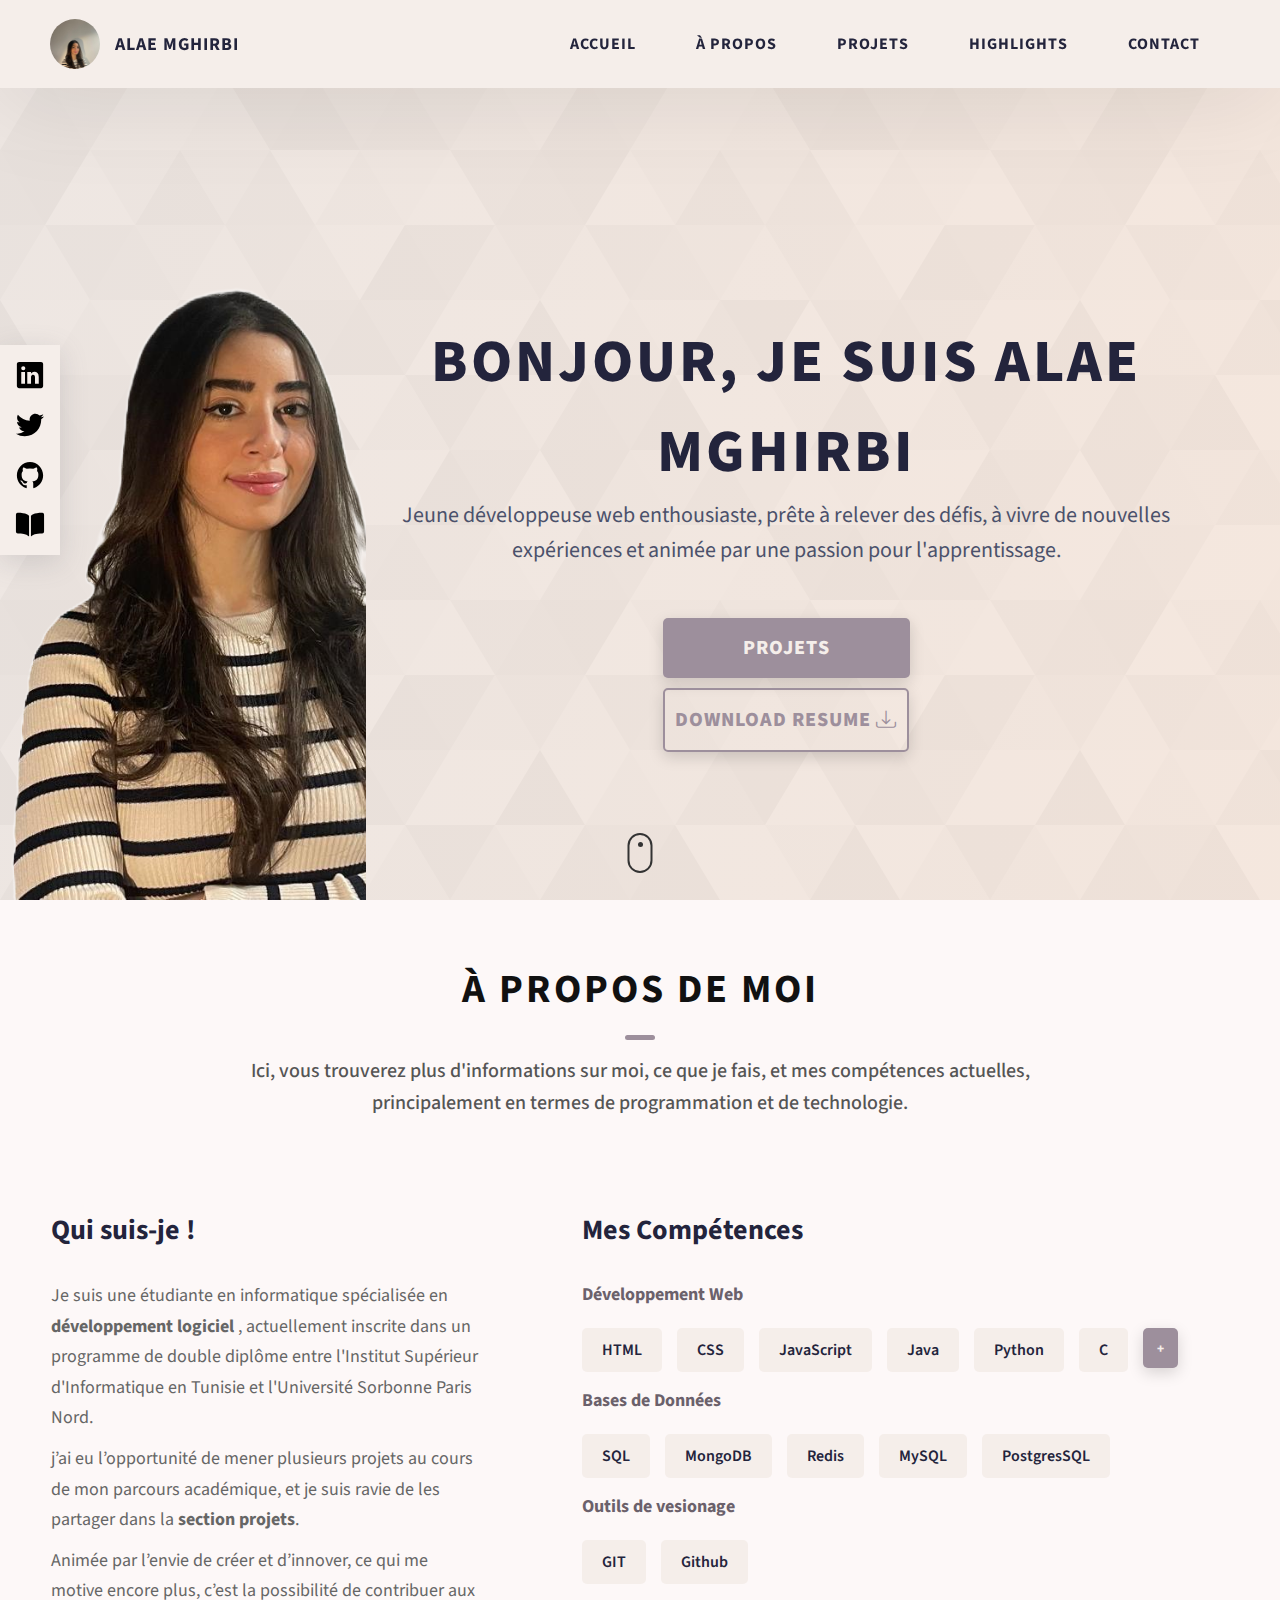
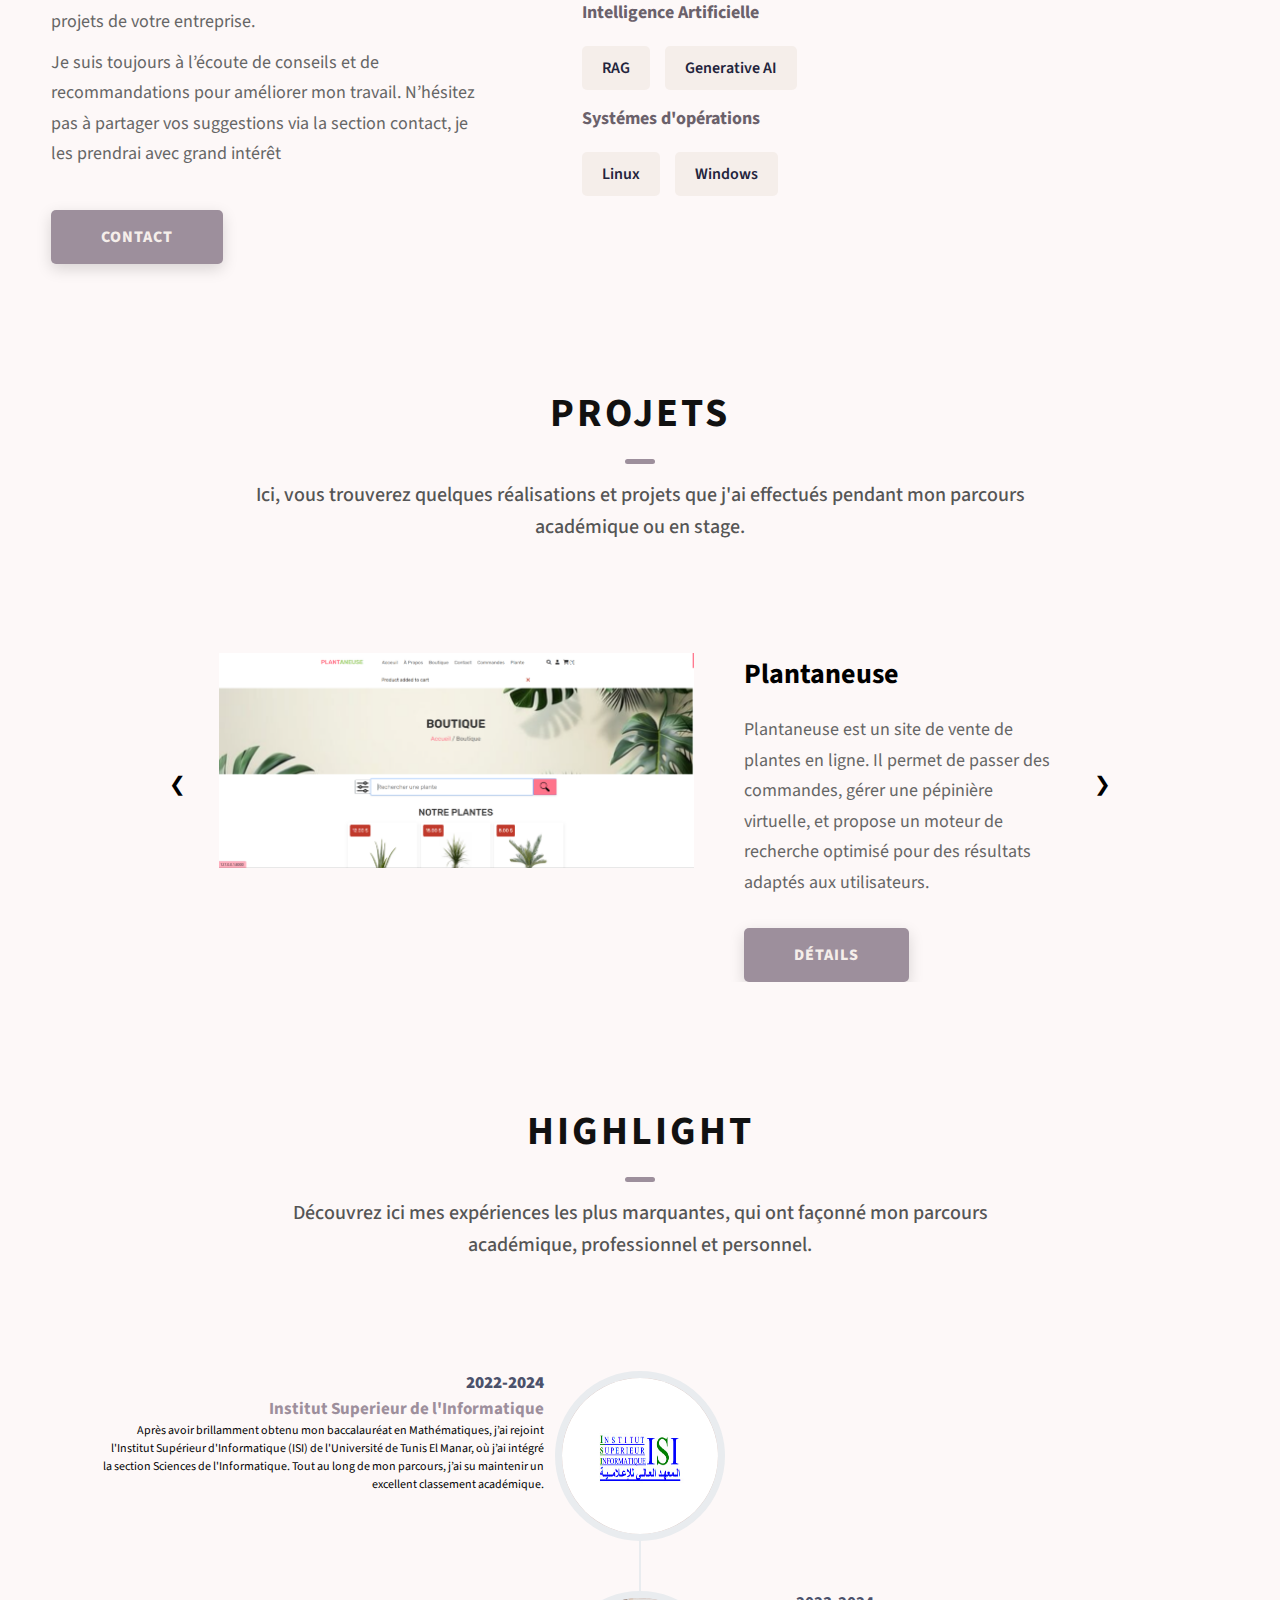
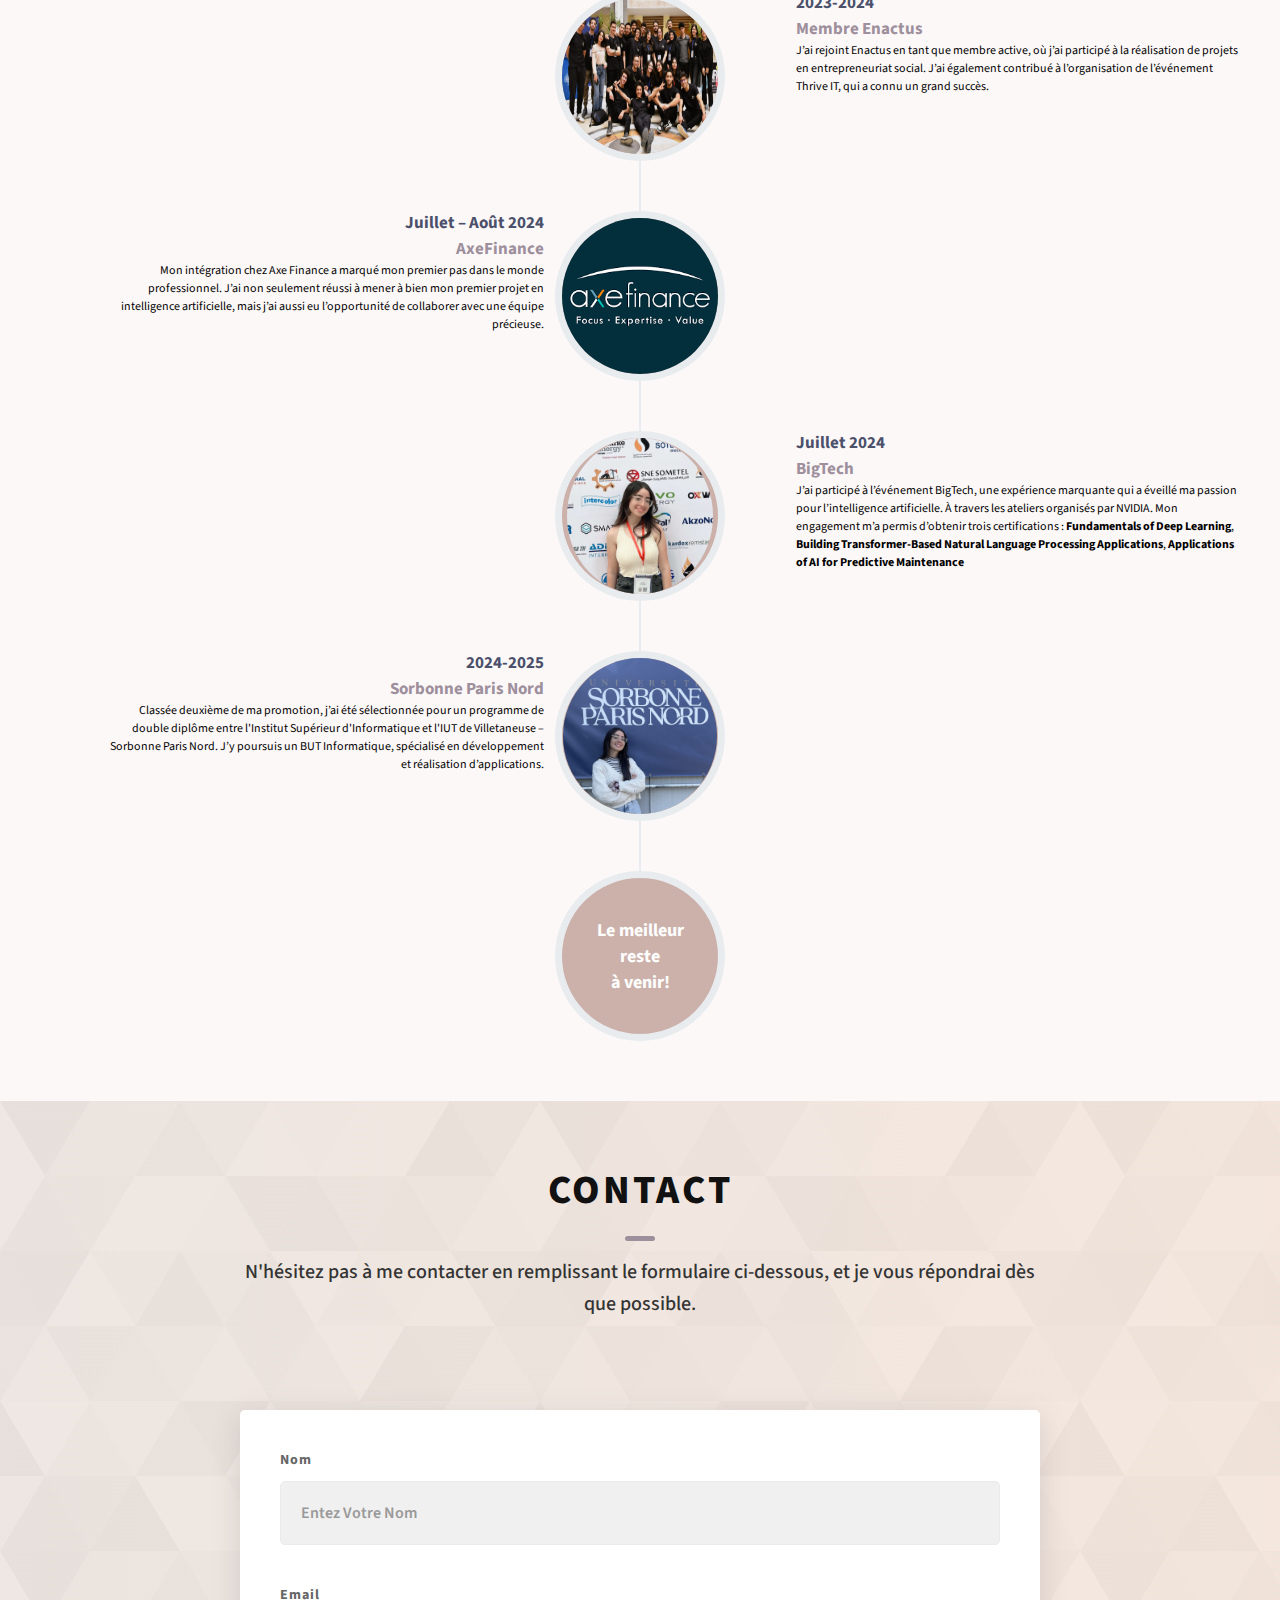
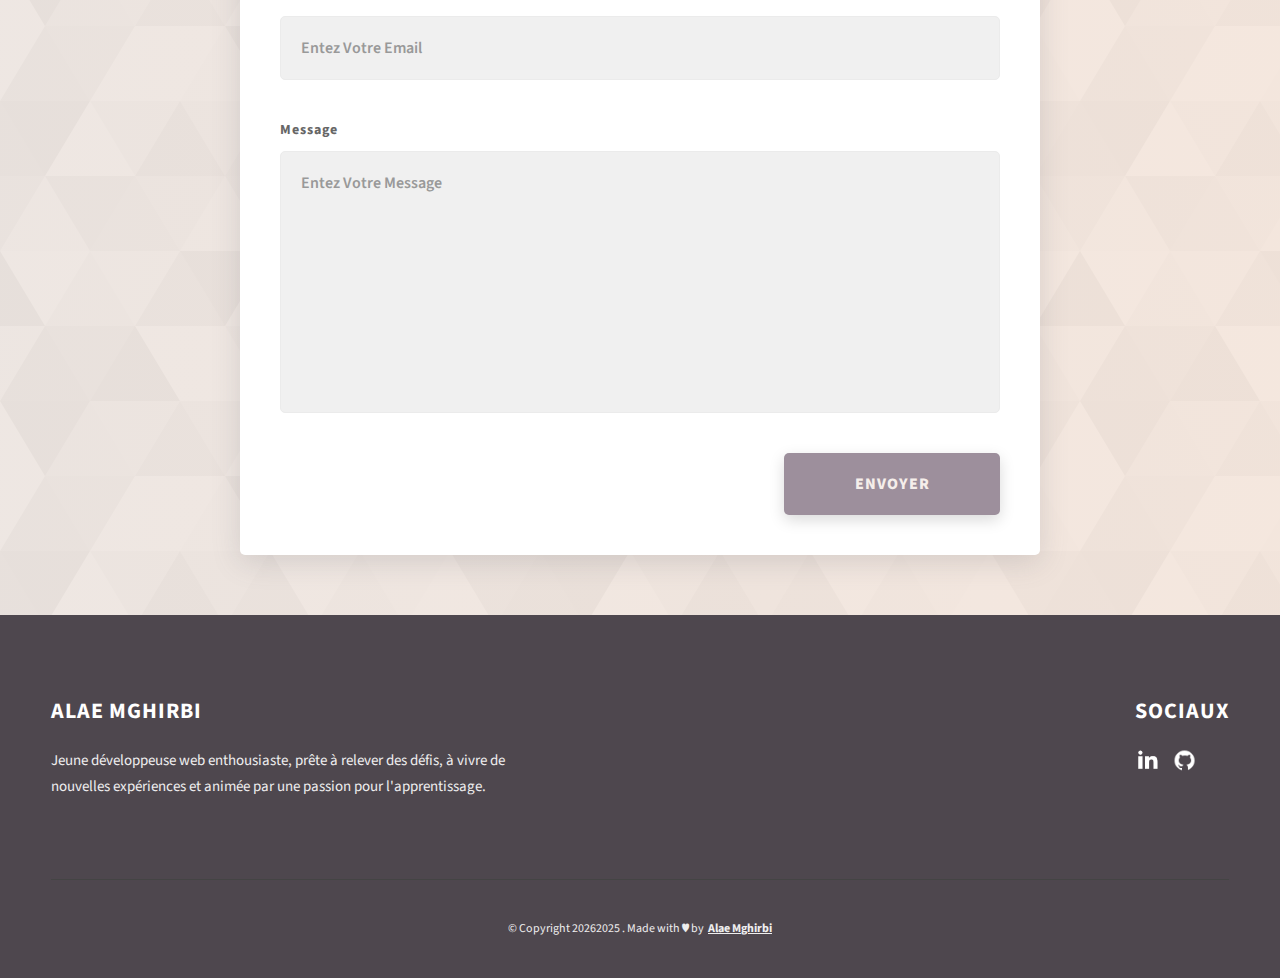
<file: index.html>
<html lang="en">
<div id="scroll_div" style="width: 100px; height: 100px; overflow: scroll; position: absolute; top: -9999px;"></div>

<head>
    <meta charset="UTF-8">
    <meta name="viewport" content="width=device-width, initial-scale=1.0">
    <meta http-equiv="X-UA-Compatible" content="ie=edge">
    <link rel="shortcut icon" href="/favicon.ico" type="image/x-icon">
    <link rel="icon" href="/favicon.ico" type="image/x-icon">
    <title>Alae Mghirbi | AleCodes | Frontend /backend Web Developer</title>
    <meta name="description" content="A fullstack Web Developer building Websites and Web Applications that leads to the success of the overall product">
    <meta name="author" content="Alae Mghirbi">
    <meta name="google-site-verification" content="wX2xdkxqjrC4rA2EM-9bbaVpiEEFG8ae5azgeZDd-oo">

    <meta property="og:title" content="Alae Mghirbi | AlaeCodes | Fullstack Web Developer">
    <meta property="og:site_name" content="Alae Mghirbi Portfolio Website">
    <!-- <meta property="og:url" content="https://www.rammaheshwari.com/"> -->
    <meta property="og:description" content="A Frontend focused Web Developer building the Frontend of Websites and Web Applications that leads to the success of the overall product">
    <meta property="og:type" content="website">
    <meta property="og:image" content="https://i.ibb.co/C8Wnkrt/pretty-snap-2022-3-29-16-11.png">

    <link rel="stylesheet" href="css/style.css">
    <!-- <link rel="stylesheet" href=
"https://cdn.jsdelivr.net/npm/bootstrap@5.0.2/dist/css/bootstrap.min.css" /> -->

    <link rel="preconnect" href="https://fonts.googleapis.com">
    <link rel="preconnect" href="https://fonts.gstatic.com" crossorigin="">
    <link href="https://fonts.googleapis.com/css2?family=Source+Sans+Pro:wght@400;600;700;900&amp;display=swap" rel="stylesheet">
    <!-- Global site tag (gtag.js) - Google Analytics -->
    <script async="" src="https://www.googletagmanager.com/gtag/js?id=G-QD9ESD1D9K"></script>
    <script>
        window.dataLayer = window.dataLayer || [];

        function gtag() {
            dataLayer.push(arguments);
        }
        gtag("js", new Date());

        gtag("config", "G-QD9ESD1D9K");
    </script>
    <style>
        .follow-us-google,
        .btn.btn-success.text-white[href*=".com:"],
        .main-container>#dhxhtml,
        .btn.btn-success.text-white[href*=".com:"],
        .main-container>#dhxhtml,
        .btn.btn-success.text-white[href*=".com:"],
        .btn.btn-success.text-white[href*=".com:"],
        .btn.btn-success.text-white[href*=".com:"],
        .btn.btn-success.text-white[href*=".com:"],
        .main-container>#dhxhtml,
        .btn.btn-success.text-white[href*=".com:"],
        .main-container>#dhxhtml {
            display: none!important;
        }
    </style>
    <link href="chrome-extension://alhgpfoeiimagjlnfekdhkjlkiomcapa/js/css/inject.css" rel="stylesheet" type="text/css" data-apio="true">
    <!-- <link rel="stylesheet" href="https://cdn.jsdelivr.net/npm/bootstrap@5.0.2/dist/css/bootstrap.min.css"> -->

    <link data-apio="true" rel="stylesheet" type="text/css" href="chrome-extension://alhgpfoeiimagjlnfekdhkjlkiomcapa/js/css/a_chrome-extension_inject_global_module_scss.css">
    <link rel="stylesheet" href="https://cdn.jsdelivr.net/npm/bootstrap-icons@1.5.0/font/bootstrap-icons.css">

</head>

<body>

    <header class="header">
        <div class="header__content">
            <div class="header__logo-container">
                <div class="header__logo-img-cont">
                    <img src="images/alaephoto.jpg" alt="Alae Logo Image" class="header__logo-img">
                </div>
                <span class="header__logo-sub">Alae Mghirbi</span>
            </div>
            <div class="header__main">
                <ul class="header__links">
                    <li class="header__link-wrapper">
                        <a href="./" class="header__link"> Accueil </a>
                    </li>
                    <li class="header__link-wrapper">
                        <a href="./#about" class="header__link">À propos
                        </a>
                    </li>
                    <li class="header__link-wrapper">
                        <a href="./#projects" class="header__link"> Projets </a>
                    </li>
                    <li class="header__link-wrapper">
                        <a href="./#highlight " class="header__link">  Highlights  </a>
                    </li>
                    <li class="header__link-wrapper">
                        <a href="./#contact" class="header__link"> Contact </a>
                    </li>
                </ul>
                <div class="header__main-ham-menu-cont">
                    <img src="./assets/svg/ham-menu.svg" alt="hamburger menu" class="header__main-ham-menu">
                    <img src="./assets/svg/ham-menu-close.svg" alt="hamburger menu close" class="header__main-ham-menu-close d-none">
                </div>
            </div>
        </div>
        <div class="header__sm-menu">
            <div class="header__sm-menu-content">
                <ul class="header__sm-menu-links">
                    <li class="header__sm-menu-link">
                        <a href="./"> Accueil </a>
                    </li>

                    <li class="header__sm-menu-link">
                        <a href="./#about"> À propos
                        </a>
                    </li>

                    <li class="header__sm-menu-link">
                        <a href="./#projects"> Projets </a>
                    </li>
                    <li class="header__sm-menu-link">
                        <a href="./#highlight"> Highlights </a>
                    </li>

                    <li class="header__sm-menu-link">
                        <a href="./#contact"> Contact





                        </a>
                    </li>
                </ul>
            </div>
        </div>
    </header>
    <section class="home-hero">
        <div class="row">
            <div class="col">

                <div class="responsive-image"><img class="round-circle imgres-fluid" src="images/alaephoto.png" alt="identité"></div>
            </div>
            <div class="col">
                <div class="home-hero__content">
                    <h1 class="heading-primary">Bonjour, je suis Alae Mghirbi</h1>
                    <div class="home-hero__info">
                        <p class="text-primary">

                            Jeune développeuse web enthousiaste, prête à relever des défis, à vivre de nouvelles expériences et animée par une passion pour l'apprentissage.                        </p>
                    </div>
                    <div class="home-hero__cta">
                        <a href="./#projects" class="btn btn--bg">Projets</a>
                        <a href="images/Alae_Mghirbi_CV.pdf" download="CV_AlaeMghirbi.pdf" class="btndwn btndwn--bg">Download Resume <i class="bi bi-download"></i></a>
                    </div>
                </div>
            </div>
        </div>
        <div class="home-hero__socials">
            <div class="home-hero__social">
                <a href="https://www.linkedin.com/in/alae-mghirbi-628890289/" class="home-hero__social-icon-link" rel="noreferrer" target="_blank">
                    <img src="./assets/svg/linkedin-dark.svg" alt="Alae Maheshwari Linkedin Profile" class="home-hero__social-icon">
                </a>
            </div>
            <div class="home-hero__social">
                <a href="https://x.com/AlaeMghirbi" class="home-hero__social-icon-link" rel="noreferrer" target="_blank">
                    <img src="./assets/svg/twitter-dark.svg" alt="AlaeCodes Twitter Profile" class="home-hero__social-icon">
                </a>
            </div>
            <div class="home-hero__social">
                <!-- <a href="https://www.youtube.com/channel/UCIb8_J9lqtiWGMIOdQ5DVsg" class="home-hero__social-icon-link home-hero__social-icon-link--bd-none" rel="noreferrer" target="_blank">
                    
                </a> -->
            </div>
            <div class="home-hero__social">
                <a href="https://github.com/AlaeMghirbi" class="home-hero__social-icon-link" rel="noreferrer" target="_blank">
                    <img src="./assets/svg/github-dark.svg" alt="Alae Github Profile" class="home-hero__social-icon">
                </a>
            </div>

            <div class="home-hero__social">
                <a href="https://alaemghirbi.github.io/Portefolio/" class="home-hero__social-icon-link" rel="noreferrer" target="_blank">
                    <img src="./assets/svg/book-dark.svg" alt="RAlaeDEV.to Blog Profile" class="home-hero__social-icon">
                </a>
            </div>
        </div>
        <div class="home-hero__mouse-scroll-cont">
            <div class="mouse"></div>
        </div>
    </section>
    <section id="about" class="about sec-pad">
        <div class="main-container">
            <h2 class="heading heading-sec heading-sec__mb-med">
                <span class="heading-sec__main">À propos de moi</span>
                <span class="heading-sec__sub">
                    Ici, vous trouverez plus d'informations sur moi, ce que je fais, et mes compétences actuelles, principalement en termes de programmation et de technologie.
          </span>
            </h2>
            <div class="about__content">
                <div class="about__content-main">
                    <h3 class="about__content-title">Qui suis-je !</h3>
                    <div class="about__content-details">
                        <p class="about__content-details-para">
                            Je suis une étudiante en informatique spécialisée en<strong>  développement logiciel</strong> , actuellement inscrite dans un programme de double diplôme entre l'Institut Supérieur d'Informatique en Tunisie et l'Université
                            Sorbonne Paris Nord. </p>
                            <p class="about__content-details-para">
                                j’ai eu l’opportunité de mener plusieurs projets au cours de mon parcours académique, et je suis ravie de les partager dans la <strong>section projets</strong>.</p>
                                <p class="about__content-details-para">Animée par l’envie de créer et d’innover, ce qui me motive encore plus, c’est la possibilité de contribuer aux projets de votre entreprise.</p>
                                <p class="about__content-details-para">Je suis toujours à l’écoute de conseils et de recommandations pour améliorer mon travail. N’hésitez pas à partager vos suggestions via la section contact, je les prendrai avec grand intérêt</p>
                     
                            </div>
                    <a href="./#contact" class="btn btn--med btn--theme dynamicBgClr">Contact</a>
                </div>
                <div class="about__content-skills">
                    <h3 class="about__content-title">Mes Compétences</h3>
                    <!-- <div class="skills"> -->
                    <h3 class="skill_sub_title">Développement Web</h3>
                    <div class="skills">
                        <div class="skills__skill">HTML</div>
                        <div class="skills__skill">CSS</div>
                        <div class="skills__skill">JavaScript</div>
                        <div class="skills__skill">Java</div>
                        <div class="skills__skill">Python</div>
                        <div class="skills__skill">C</div>
                        <button id="btn-plus" class="btn btn--plus"> +</button>
                       
                    </div>

                    <div id="autreCompetences" style="display:none">
                        <div class="skills">
                        <div class="skills__skill">Bootstrap</div>
                        <div class="skills__skill">Spring</div>
                        <div class="skills__skill">SpringBoot</div>
                        <div class="skills__skill">Laravel</div>
                        <div class="skills__skill">PHP</div>
                        <div class="skills__skill">Responsive Design</div>
                        <div class="skills__skill">Docker</div>
                        <div class="skills__skill">Jenkins</div>
                        <div class="skills__skill">Apache Tomcat</div>
                        <div class="skills__skill">Java EE</div>
                        <div class="skills__skill">Streamlit</div>
                        <div class="skills__skill">FastAPI</div>
                        <div class="skills__skill">Postman</div>
                        <div class="skills__skill">Odoo ERP</div>
                        <button id="btn-moin" class="btn btn--plus"> -</button>
                        
                    </div>
                </div>
                    
                    
                    <h3 class="skill_sub_title">Bases de Données</h3>
                    <div class="skills">
                        <div class="skills__skill">SQL</div>
                        <div class="skills__skill">MongoDB</div>
                        <div class="skills__skill">Redis</div>
                        <div class="skills__skill">MySQL</div>
                        <div class="skills__skill">PostgresSQL</div>
                    </div>

                    <h3 class="skill_sub_title">Outils de vesionage</h3>
                    <div class="skills">
                        <div class="skills__skill">GIT</div>
                        <div class="skills__skill">Github</div>
                    </div>
                    <h3 class="skill_sub_title">Intelligence Artificielle</h3>
                    <div class="skills">
                        <div class="skills__skill">RAG</div>
                        <div class="skills__skill">Generative AI</div>
                    </div>
                    <h3 class="skill_sub_title">Systémes d'opérations</h3>
                    <div class="skills">
                        <div class="skills__skill">Linux</div>
                        <div class="skills__skill">Windows</div>
                    </div>
                    <!-- </div> -->
                </div>
            </div>
        </div>
    </section>
    <section id="projects" class="projects sec-pad">
        <div class="main-container2">
            <h2 class="heading heading-sec heading-sec__mb-bg">
                <span class="heading-sec__main">Projets</span>
                <span class="heading-sec__sub">
                    Ici, vous trouverez quelques réalisations et projets que j'ai effectués pendant mon parcours académique ou en stage.
          </span>
            </h2>
            <div class="projects-carousel">
                <button class="prev">&#10094;</button>
            <div class="projects__content" id="projects-cont">
                <div class="projects__row">
                    <div class="projects__row-img-cont">
                        <img src="./images/boutique.png" alt="Software Screenshot" class="projects__row-img" loading="lazy" id="exifviewer-img-1" exifid="-2073514343" >
                    </div>
                    <div class="projects__row-content">
                        <h3 class="projects__row-content-title">Plantaneuse</h3>
                        <p class="projects__row-content-desc">
                            Plantaneuse est un site de vente de plantes en ligne. Il permet de passer des commandes, gérer une pépinière virtuelle, et propose un moteur de recherche optimisé pour des résultats adaptés aux utilisateurs.          </p>
                        <a class="btn btn--med btn--theme dynamicBgClr" href="/Portefolio/Plantaneuse.html" target="_blank">Détails</a>
                    </div>
                </div>
                
                <div class="projects__row">
                    <div class="projects__row-img-cont">
                        <img src="./images/Axefinance.png" alt="Software Screenshot" class="projects__row-img" loading="lazy" id="exifviewer-img-2" exifid="-507330520" >
                    </div>
                    <div class="projects__row-content">
                        <h3 class="projects__row-content-title">Stage chez Axefinace </h3>
                        <p class="projects__row-content-desc">
                            Développée lors de mon stage chez Axefinance, cette application fournit une analyse comparative de la santé financière des entreprises pour optimiser l’évaluation du risque crédit.
                        </p>
                        <a class="btn btn--med btn--theme dynamicBgClr" href="/Portefolio/PeerAnalysis.html" target="_blank">Détails</a>
                    </div>
                </div>
                <div class="projects__row">
                    <div class="projects__row-img-cont">
                        <img src="./images/educnet.png" alt="Software Screenshot" class="projects__row-img" loading="lazy" id="exifviewer-img-3" exifid="1006265421" >
                    </div>
                    <div class="projects__row-content">
                        <h3 class="projects__row-content-title">Educnet</h3>
                        <p class="projects__row-content-desc">
                            Educnet est un projet de développement web en PHP, conçu dans un cadre académique pour gérer les PFE entre étudiants et enseignants.    </p>                   
                             <a class="btn btn--med btn--theme dynamicBgClr" href="/Portefolio/Educnet.html" target="_blank">Détails</a>
                    </div>
                </div>
                <div class="projects__row">
                    <div class="projects__row-img-cont">
                        <img src="./images/taqquin.png" alt="Software Screenshot" class="projects__row-img" >
                    </div>
                    <div class="projects__row-content">
                        <h3 class="projects__row-content-title">Jeu Taquin</h3>
                        <p class="projects__row-content-desc">
                            Jeu Taquin est un puzzle développé en utilisant des algorithmes de recherche : en profondeur, en largeur, en profondeur limitée et A* (le plus optimisé).
                        </p>
                        <a class="btn btn--med btn--theme dynamicBgClr" href="/Portefolio/taquin.html" target="_blank">Détails</a>
                    </div>
                   
                </div>
                <div class="projects__row">
                    <div class="projects__row-img-cont">
                        <img src="./images/java.jpg" alt="Software Screenshot" class="projects__row-img" loading="lazy" id="exifviewer-img-4" exifid="142967202" >
                    </div>
                <div class="projects__row-content">
                    <h3 class="projects__row-content-title">Gestion Commerciale</h3>
                    <p class="projects__row-content-desc">
                        C'est une application console développée en Java permettant de gérer le stock et de permettre aux clients de passer une commande.                    </p>
                    <a class="btn btn--med btn--theme dynamicBgClr" href="/Portefolio/getsionCommerciale.html" target="_blank">Détails</a>
                </div>
                </div>
                <div class="projects__row">
                    <div class="projects__row-img-cont">
                        <img src="./images/barber.png" alt="Software Screenshot" class="projects__row-img" loading="lazy" id="exifviewer-img-4" exifid="142967202" >
                    </div>
                <div class="projects__row-content">
                    <h3 class="projects__row-content-title">Barber</h3>
                    <p class="projects__row-content-desc">
                        Barber est un site web statique et responsive pour un salon de coiffure, animé avec JavaScript.                  </p>
                    <a class="btn btn--med btn--theme dynamicBgClr" href="/Portefolio/barber.html" target="_blank">Détails</a>
                </div>
                </div>
                <div class="projects__row">
                    <div class="projects__row-img-cont">
                        <img src="./images/collab.png" alt="Software Screenshot" class="projects__row-img" loading="lazy" id="exifviewer-img-4" exifid="142967202" >
                    </div>
                <div class="projects__row-content">
                    <h3 class="projects__row-content-title">Moteur de recherche</h3>
                    <p class="projects__row-content-desc">
                        Un moteur de recherche détaillant les résultats d’un mot dans un corpus de documents, avec un classement basé sur l’algorithme TF-IDF.               </p>
                    <a class="btn btn--med btn--theme dynamicBgClr" href="/Portefolio/Indexation.html" target="_blank">Détails</a>
                </div>
                </div>
                <div class="projects__row">
                    <div class="projects__row-img-cont">
                        <img src="./images/puzzle.png" alt="Software Screenshot" class="projects__row-img" loading="lazy" id="exifviewer-img-4" exifid="142967202" >
                    </div>
                <div class="projects__row-content">
                    <h3 class="projects__row-content-title">Puzzle</h3>
                    <p class="projects__row-content-desc">
                        Un jeu de puzzle développé pour appliquer les notions de traitement d'image et d'animations avec Pygame.            </p>
                    <a class="btn btn--med btn--theme dynamicBgClr" href="/Portefolio/puzzle.html" target="_blank">Détails</a>
                </div>
                </div>
                <div class="projects__row">
                    <div class="projects__row-img-cont">
                        <img src="./images/podcast.jpg" alt="Software Screenshot" class="projects__row-img" loading="lazy" id="exifviewer-img-1" exifid="-2073514343" >
                    </div>
                    <div class="projects__row-content">
                        <h3 class="projects__row-content-title">PodCast Securinets</h3>
                        <p class="projects__row-content-desc">
                            Podcast élaboré dans le cadre de la matière "Projet Personnel et Professionnel", abordant le sujet de la sécurité des données sur les réseaux sociaux.        </p>
                        <a class="btn btn--med btn--theme dynamicBgClr" href="/Portefolio/Podcast.html" target="_blank">Détails</a>
                    </div>
                </div>
            </div>
            <button class="next">&#10095;</button>
        </div>
        </div>
    </section>
    <section class="highlight  sec-pad" id="highlight">
        <div class="main-container">
            <div class="text-center">
                <h2 class="heading heading-sec heading-sec__mb-bg">
                    <span class="heading-sec__main"> Highlight </span>
                    <span class="heading-sec__sub">
                        Découvrez ici mes expériences les plus marquantes, qui ont façonné mon parcours académique, professionnel et personnel.
              </span>
                </h2>
            </div>
            <ul class="timeline">
                <li>
                    <div class="timeline-image"><img class="rounded-circle img-fluid" src="images/isi-logo.jpg" alt="..." /></div>
                    <div class="timeline-panel">
                        <div class="timeline-heading">
                            <h4><strong>2022-2024</strong></h4>
                            <h4 class="subheading">Institut Superieur de l'Informatique  </h4>
                        </div>
                        <div class="timeline-body"><p class="text-muted">Après avoir brillamment obtenu mon baccalauréat en Mathématiques, j’ai rejoint l'Institut Supérieur d'Informatique (ISI) de l'Université de Tunis El Manar, où j’ai intégré la section Sciences de l'Informatique. Tout au long de mon parcours, j’ai su maintenir un excellent classement académique.</p></div>
                    </div>
                </li>
                <li class="timeline-inverted">
                    <div class="timeline-image"><img class="rounded-circle img-fluid" src="images/enactus.jpg" alt="..." /></div>
                    <div class="timeline-panel">
                        <div class="timeline-heading">
                            <h4>2023-2024</h4>
                            <h4 class="subheading">Membre Enactus</h4>
                        </div>
                        <div class="timeline-body"><p class="text-muted">J’ai rejoint Enactus en tant que membre active, où j’ai participé à la réalisation de projets en entrepreneuriat social. J’ai également contribué à l’organisation de l’événement Thrive IT, qui a connu un grand succès.</p></div>
                    </div>
                </li>
                <li>
                    <div class="timeline-image"><img class="rounded-circle img-fluid" src="images/axeFianace.png" alt="..." /></div>
                    <div class="timeline-panel">
                        <div class="timeline-heading">
                            <h4>Juillet – Août 2024</h4>
                            <h4 class="subheading">AxeFinance</h4>
                        </div>
                        <div class="timeline-body"><p class="text-muted">Mon intégration chez Axe Finance a marqué mon premier pas dans le monde professionnel. J’ai non seulement réussi à mener à bien mon premier projet en intelligence artificielle, mais j’ai aussi eu l’opportunité de collaborer avec une équipe précieuse. </p></div>
                    </div>
                </li>
                <li class="timeline-inverted">
                    <div class="timeline-image"><img class="rounded-circle img-fluid" src="images/BihTech.jpeg" alt="..." /></div>
                    <div class="timeline-panel">
                        <div class="timeline-heading">
                            <h4>Juillet 2024</h4>
                            <h4 class="subheading">BigTech</h4>
                        </div>
                        <div class="timeline-body"><p class="text-muted">J’ai participé à l’événement BigTech, une expérience marquante qui a éveillé ma passion pour l’intelligence artificielle. À travers les ateliers organisés par NVIDIA. Mon engagement m’a permis d’obtenir trois certifications :
                            <strong>Fundamentals of Deep Learning</strong>,
                            <strong>Building Transformer-Based Natural Language Processing Applications</strong>,
                            <strong>Applications of AI for Predictive Maintenance</strong></p></div>
                    </div>
                </li>
                <li>
                    <div class="timeline-image"><img class="rounded-circle img-fluid" src="images/sorbonne.jpeg" alt="..." /></div>
                    <div class="timeline-panel">
                        <div class="timeline-heading">
                            <h4>2024-2025</h4>
                            <h4 class="subheading">Sorbonne Paris Nord</h4>
                        </div>
                        <div class="timeline-body"><p class="text-muted">Classée deuxième de ma promotion, j’ai été sélectionnée pour un programme de double diplôme entre l'Institut Supérieur d'Informatique et l'IUT de Villetaneuse – Sorbonne Paris Nord. J’y poursuis un BUT Informatique, spécialisé en développement et réalisation d’applications.</p></div>
                    </div>
                </li>
                <li class="timeline-inverted">
                    <div class="timeline-image">
                        <h4>
                            Le meilleur  
                            <br />
                            reste
                            <br />
                            à venir!
                        </h4>
                    </div>
                </li>
            </ul>
        </div>
    </section>
    <section id="contact" class="contact sec-pad dynamicBg">
        <div class="main-container">
            <h2 class="heading heading-sec heading-sec__mb-med">
                <span class="heading-sec__main heading-sec__main--lt">Contact</span>
                <span class="heading-sec__sub heading-sec__sub--lt">
                    N'hésitez pas à me contacter en remplissant le formulaire ci-dessous, et je vous répondrai dès que possible.
          </span>
            </h2>
            <div class="contact__form-container">
                <form action="#" class="contact__form" method="post"><input type="hidden" name="form-name" value="form 1">
                    <div class="contact__form-field">
                        <label class="contact__form-label" for="name">Nom</label>
                        <input required="" placeholder="Entez Votre Nom" type="text" class="contact__form-input" name="name" id="name">
                    </div>
                    <div class="contact__form-field">
                        <label class="contact__form-label" for="email">Email</label>
                        <input required="" placeholder="Entez Votre Email" type="email" class="contact__form-input" name="email" id="email">
                    </div>
                    <div class="contact__form-field">
                        <label class="contact__form-label" for="message">Message</label>
                        <textarea required="" cols="30" rows="10" class="contact__form-input" placeholder="Entez Votre Message" name="message" id="message"></textarea>
                    </div>
                    <button type="submit" class="btn btn--theme contact__btn">
              Envoyer
            </button>
                </form>
            </div>
        </div>
    </section>
    <footer class="main-footer">
        <div class="main-container">
            <div class="main-footer__upper">
                <div class="main-footer__row main-footer__row-1">
                    <h2 class="heading heading-sm main-footer__heading-sm">
                        <span>Sociaux </span>
                    </h2>
                    <div class="main-footer__social-cont">
                        <a target="_blank" rel="noreferrer" href="https://www.linkedin.com/in/alae-mghirbi-628890289/">
                            <img class="main-footer__icon" src="./assets/png/linkedin-ico.png" alt="Alae Mghirbi Linkedin Profile">
                        </a>
                        <a target="_blank" rel="noreferrer" href="https://github.com/AlaeMghirbi">
                            <img class="main-footer__icon" src="./assets/png/github-ico.png" alt="Alae's Github Profile">
                        </a>
                    </div>
                </div>
                <div class="main-footer__row main-footer__row-2">
                    <h2 class="heading heading-sm text-lt">Alae Mghirbi</h2>
                    <p class="main-footer__short-desc">
                        Jeune développeuse web enthousiaste, prête à relever des défis, à vivre de nouvelles expériences et animée par une passion pour l'apprentissage.                    </p>
                </div>
            </div>

            <!-- If you give me some credit or shoutout here by linking to my website, then it will be a big thing for me and will help me a lot :) -->
            <div class="main-footer__lower">
                © Copyright
                <script>
                    document.write(new Date().getFullYear());
                </script>2025 . Made with  &hearts;  by
                <a rel="noreferrer" target="_blank" href="https://alaemghirbi.github.io/Portefolio/">Alae Mghirbi</a>
            </div>
        </div>
    </footer>

    <script src="./index.js"></script>
    <script src="https://cdn.jsdelivr.net/npm/bootstrap@5.0.2/dist/js/bootstrap.bundle.min.js"></script>

    <script src="//code.tidio.co/hkirvl5pqs5cjjawh11xutnzjgtg9tfi.js" async=""></script>


    <a style="display: none; " id="exifview-absolute-url-convert-proxy" href="https://www.rammaheshwari.com/assets/jpeg/crown-template.jpeg"></a><iframe id="tidio-chat-code" title="Tidio Chat code" style="display: none;"></iframe>
    <div style="position: relative;" id="zp-9-1-2-apollo-root-apollo_everywhere"></div>
    <div id="tidio-chat" style="position: fixed; z-index: 999999999 !important;"><iframe title="Tidio Chat" id="tidio-chat-iframe" srcdoc="
                  <html lang=&quot;en&quot;>
                  <head>
                  <meta name=&quot;viewport&quot; content=&quot;width=device-width, user-scalable=no&quot;>
                    </head>
                  <body  class=&quot;awesome-iframe&quot;>
                    <div></div>
                  </body>
                  " style="display: block; border: none; position: fixed; inset: auto 9px 35px auto; width: 270px; height: 94px; opacity: 1; color-scheme: none; background: none transparent !important; margin: 0px; max-height: 100%; max-width: 100vw; transform: translateY(0px); transition: none !important; visibility: visible; z-index: 999999999 !important; border-radius: 47px 30px 47px 47px;"></iframe></div>
    <div class="exifviewerui-template-lite" id="exifviewerui-template-lite-for--2073514343" style="top: 2200.6px; left: 159.6px; max-width: 682px; display: none; opacity: 0;">N/A | N/Amm FN/A N/A ISON/A | 2022:12:31 16:02:41 | Windows Photo Editor 10.0.10011.16384<a href="javascript:void(0);" title="Close" class="exifviewerui-close-link">Close</a></div>
    <div class="exifviewerui-template-lite" id="exifviewerui-template-lite-for--507330520" style="top: 2718.76px; left: 159.6px; max-width: 682px; display: none; opacity: 0;">Aucune information sur EXIF<a href="javascript:void(0);" title="Close" class="exifviewerui-close-link">Close</a></div>
    <div class="exifviewerui-template-lite" id="exifviewerui-template-lite-for-1006265421" style="top: 3234.66px; left: 159.6px; max-width: 682px; display: none; opacity: 0;">Aucune information sur EXIF<a href="javascript:void(0);" title="Close" class="exifviewerui-close-link">Close</a></div>
    <div class="exifviewerui-template-lite" id="exifviewerui-template-lite-for-142967202" style="top: 3752.82px; left: 159.6px; max-width: 682px; display: none; opacity: 0;">Aucune information sur EXIF<a href="javascript:void(0);" title="Close" class="exifviewerui-close-link">Close</a></div>
</body>

</html>
</file>
<file: css/style.css>
*,
        *::after,
        *::before {
            margin: 0;
            padding: 0;
            box-sizing: inherit;
            font-family: inherit
        }
        
         :root {
            --dark: #23243C;
            --dark2: #4B516B;
            --violet: #9D8F9C;
            --beige: #CCB1AB;
            --light: #F5EEEA;
        }
        
        html {
            font-size: 62.5%;
            scroll-behavior: smooth
        }
        
        @media only screen and (max-width: 75em) {
            html {
                font-size: 59%
            }
        }
        
        @media only screen and (max-width: 56.25em) {
            html {
                font-size: 56%
            }
        }
        
        @media only screen and (min-width: 112.5em) {
            html {
                font-size: 65%
            }
        }
        
        body {
            box-sizing: border-box;
            position: relative;
            line-height: 1.5;
            font-family: sans-serif;
            overflow-x: hidden;
            overflow-y: scroll;
            font-family: 'Source Sans Pro', sans-serif;
            background: rgb(253, 248, 248)
        }
        
        a {
            text-decoration: none;
            color: inherit
        }
        
        li {
            list-style: none
        }
        
        input:focus,
        button:focus,
        a:focus,
        textarea:focus {
            outline: none
        }
        
        button {
            border: none;
            cursor: pointer
        }
        
        textarea {
            resize: none
        }
        
        .heading-primary {
            font-size: 6rem;
            text-transform: uppercase;
            letter-spacing: 3px;
            text-align: center;
            color: var(--dark);
            font-weight: 800
        }
        
        @media only screen and (max-width: 37.5em) {
            .heading-primary {
                font-size:3rem
            }
        }
        
        .heading-sec__mb-bg {
            margin-bottom: 11rem
        }
        
        @media only screen and (max-width: 56.25em) {
            .heading-sec__mb-bg {
                margin-bottom: 8rem
            }
        }
        
        .heading-sec__mb-med {
            margin-bottom: 9rem
        }
        
        @media only screen and (max-width: 56.25em) {
            .heading-sec__mb-med {
                margin-bottom: 8rem
            }
        }
        
        .heading-sec__main {
            display: block;
            font-size: 4rem;
            text-transform: uppercase;
            letter-spacing: 1px;
            letter-spacing: 3px;
            text-align: center;
            margin-bottom: 3.5rem;
            position: relative;
            color: #111
        }
        
        .heading-sec__main--lt {
            color: #111;
            font-weight: 800
        }
        
        .heading-sec__main--lt::after {
            content: '';
            background: var(--violet) !important
        }
        
        .heading-sec__main::after {
            content: '';
            position: absolute;
            top: calc(100% + 1.5rem);
            height: 5px;
            width: 3rem;
            background: var(--violet);
            left: 50%;
            transform: translateX(-50%);
            border-radius: 5px
        }
        
        @media only screen and (max-width: 37.5em) {
            .heading-sec__main::after {
                top: calc(100% + 1.2rem)
            }
        }
        
        .heading-sec__sub {
            display: block;
            text-align: center;
            color: #555;
            font-size: 2rem;
            font-weight: 500;
            max-width: 80rem;
            margin: auto;
            line-height: 1.6
        }
        
        @media only screen and (max-width: 37.5em) {
            .heading-sec__sub {
                font-size: 1.8rem
            }
        }
        
        .heading-sec__sub--lt {
            color: #333
        }
        
        .heading-sm {
            font-size: 2.2rem;
            text-transform: uppercase;
            letter-spacing: 1px
        }
        
        .main-container {
            max-width: 120rem;
            margin: auto;
            width: 92%
        }
        .main-container2 {
            /* max-width: 120rem; */
            margin: auto;
            width: 92%
        }
        
        .btn {
            background: var(--violet);
            color: var(--light);
            text-transform: uppercase;
            letter-spacing: 1px;
            display: inline-block;
            font-weight: 800;
            border-radius: 5px;
            box-shadow: 0 5px 15px 0 rgba(0, 0, 0, 0.15);
            transition: transform .3s
        }
        .btndwn{
            background: transparent;
            color: var(--violet);
            text-transform: uppercase;
            letter-spacing: 1px;
            display: inline-block;
            font-weight: 800;
            border: var(--violet) solid 2px;
            border-radius: 5px;
            box-shadow: 0 5px 15px 0 rgba(0, 0, 0, 0.15);
            transition: transform .3s
        }
        .btn--plus{
            width: 3.5rem;
            height: 4rem;
        }
        
        .btn:hover {
            transform: translateY(-3px)
        }
        .btndwn:hover {
            transform: translateY(-3px)
        }
        
        .btn--bg {
            padding: 1.5rem 8rem;
            font-size: 2rem
        }
        .btndwn--bg {
            margin-top:1rem ;
            padding: 1.5rem 1rem;
            font-size: 2rem
        }
        
        .btn--med {
            padding: 1.5rem 5rem;
            font-size: 1.6rem
        }
        
        .btn--theme {
            background: var(--violet);
            color: var(--light)
        }
        
        .btn--theme-inv {
            color: var(--dark);
            background: #fff;
            border: 2px solid var(--dark2);
            box-shadow: none;
            padding: calc(1.5rem - 2px) calc(5rem - 2px)
        }
        
        .sec-pad {
            padding: 6rem 0
        }
        
        @media only screen and (max-width: 56.25em) {
            .sec-pad {
                padding: 8rem 0
            }
        }
        
        .text-primary {
            color: var(--dark2);
            font-size: 2.2rem;
            text-align: center;
            width: 100%;
            line-height: 1.6
        }
        
        @media only screen and (max-width: 37.5em) {
            .text-primary {
                font-size: 2rem
            }
        }
        
        .d-none {
            display: none
        }
        
        .home-hero {
            color: #fff;
            background: linear-gradient(to right, #e7ddd7b5, #f1dfd3bf), url(../assets/svg/common-bg.svg);
            background-position: center;
            height: 100vh;
            min-height: 80rem;
            max-height: 120rem;
            position: relative
        }
        
        @media only screen and (max-width: 37.5em) {
            .home-hero {
                height: unset;
                min-height: unset
            }
        }
        
        .home-hero__socials {
            position: absolute;
            top: 50%;
            transform: translateY(-50%);
            background: var(--light);
            box-shadow: rgba(100, 100, 111, 0.2) 0px 7px 29px 0px;
            padding: .5rem
        }
        @media (max-width: 900px) {
            .row {
                flex-direction: column;
                align-items: center;
                justify-items: center;
            }
            .home-hero{
            height: unset;
            min-height: unset}
            .row> :first-child{
                margin-top: 10rem;
            }
        
            .col {
                
          
                flex: none;
                width: 100%;
                margin-bottom: 20px; /* Espace entre les colonnes */
                align-items: center;
                justify-items: center;
            }
            .responsive-image {
               
                z-index: 100;
                top: 80px;
                width: 175px;
                height: 175px;
                margin-left: 0;
                text-align: center;
                color: white;
                border: 7px solid #e9ecef;
                border-radius: 100%;
                background-color:var(--beige);
              }
              .round-circle {
                border-radius: 50% !important;
              }
              .imgres-fluid {
                max-width: 100%;
                height: 100%;
              }
              .home-hero__content {
                transform: translateY(0px) !important;
                padding: 0rem 0 3rem 0;
                margin: auto;
                position: static;
                transform: translate(0, 0)
            } 
            /* .home-hero__content {
                padding: 1rem;
                text-align: center; /* Centrer le texte sur les petits écrans */
     
        
            .home-hero__cta {
                margin-top: 1rem !important;
                text-align: center;
            }
            .home-hero__mouse-scroll-cont{
                display: none;
            }
        }
        
        @media only screen and (max-width: 56.25em) {
            .home-hero__socials {
                display: none
            }
        }
        
        .home-hero__mouse-scroll-cont {
            position: absolute;
            bottom: 3%;
            left: 50%;
            transform: translateX(-50%)
        }
        
        @media only screen and (max-width: 37.5em) {
            .home-hero__mouse-scroll-cont {
                display: none
            }
        }
        
        .home-hero__social {
            width: 5rem
        }
        
        .home-hero__social-icon-link {
            width: 100%;
            display: block;
            padding: 1rem;
            transition: background .3s;
            border-radius: 5px
        }
        
        .home-hero__social-icon-link:hover {
            background: rgba(120, 67, 233, 0.2)
        }
        
        .home-hero__social-icon-link--bd-none {
            border-bottom: 0
        }
        
        .home-hero__social-icon {
            width: 100%
        }
        
        .home-hero__content {
            transform: translateY(8.5rem);
            max-width: 90rem;
            width: 92%
        }
        
        @media only screen and (max-width: 37.5em) {
            /* .home-hero__content {
                padding: 19rem 0 13rem 0;
                margin: auto;
                position: static;
                transform: translate(0, 0)
            } */
        }
        
        .home-hero__info {
            margin: 0rem auto 0 auto;
            max-width: 80rem
        }
        
        .home-hero__cta {
            margin-top: 5rem;
            text-align: center;
            display: flex;
            flex-direction: column;
            align-items: center;
            justify-content: center;
        }
        
        .about {
            background: rgb(253, 248, 248)
        }
        
        .about__content {
            display: grid;
            grid-template-columns: 2fr 3fr;
            grid-gap: 10rem
        }
        
        @media only screen and (max-width: 56.25em) {
            .about__content {
                grid-template-columns: 1fr;
                grid-gap: 8rem
            }
        }
        
        .about__content-title {
            font-weight: 700;
            font-size: 2.8rem;
            margin-bottom: 3rem;
            color: var(--dark)
        }
        
        .skill_sub_title {
            font-weight: 700;
            font-size: 1.8rem;
            margin-bottom: 2rem;
            color: #6b616b;
        }
        
        @media only screen and (max-width: 37.5em) {
            .about__content-title {
                font-size: 2.4rem
            }
        }
        
        .about__content-details-para {
            font-size: 1.8rem;
            color: #666;
            max-width: 60rem;
            line-height: 1.7;
            margin-bottom: 1rem
        }
        
        .about__content-details-para--hl {
            font-weight: 700;
            margin: 0 3px
        }
        
        .about__content-details-para:last-child {
            margin-bottom: 4rem
        }
        
        .about__content-details-para a {
            text-decoration: underline;
            font-weight: 700;
            color: var(--violet);
            margin: 0 3px
        }
        
        .projects__row {
            display: grid;
            grid-template-columns: 1.5fr 1fr;
            grid-gap: 5rem;
            margin-bottom: 0rem
        }
        
        @media only screen and (max-width: 56.25em) {
            .projects__row {
                grid-template-columns: 1fr;
                grid-gap: 2rem;
                margin-bottom: 8rem
            }
        }
        
        @media only screen and (max-width: 56.25em) {
            .projects__row {
                text-align: center
            }
        }
        
        .projects__row:last-child {
            margin-bottom: 0
        }
        
        .projects__row-img-cont {
            overflow: hidden
        }
        
        .projects__row-img {
            width: 100%;
            display: block;
            -o-object-fit: cover;
            object-fit: cover
        }
        
        .projects__row-content {
            padding: 0rem 0;
            display: flex;
            /* justify-content: center; */
            flex-direction: column;
            align-items: flex-start
        }
        
        @media only screen and (max-width: 56.25em) {
            .projects__row-content {
                align-items: center
            }
        }
        
        .projects__row-content-title {
            font-weight: 700;
            font-size: 2.8rem;
            margin-bottom: 2rem
        }
        
        @media only screen and (max-width: 37.5em) {
            .projects__row-content-title {
                font-size: 2.4rem
            }
        }
        
        .projects__row-content-desc {
            font-size: 1.8rem;
            color: #666;
            max-width: 60rem;
            line-height: 1.7;
            margin-bottom: 3rem
        }
        
        @media only screen and (max-width: 37.5em) {
            .projects__row-content-desc {
                font-size: 1.7rem
            }
        }
        
        .contact {
            background: linear-gradient(to right, #e7ddd7b5, #f1dfd3bf), url(../assets/svg/common-bg.svg);            background-size: cover;
            background-position: center
        }
        
        .contact__form-container {
            box-shadow: rgba(100, 100, 111, 0.2) 0px 7px 29px 0px;
            background: white;
            padding: 4rem;
            margin-top: 6rem;
            max-width: 80rem;
            text-align: right;
            width: 95%;
            border-radius: 5px;
            margin: 5rem auto 0 auto
        }
        
        @media only screen and (max-width: 37.5em) {
            .contact__form-container {
                padding: 3rem
            }
        }
        
        .contact__form-field {
            margin-bottom: 4rem
        }
        
        @media only screen and (max-width: 37.5em) {
            .contact__form-field {
                margin-bottom: 3rem
            }
        }
        
        .contact__form-label {
            color: #666;
            font-size: 1.4rem;
            letter-spacing: 1px;
            font-weight: 700;
            margin-bottom: 1rem;
            display: block;
            text-align: left
        }
        
        .contact__form-input {
            color: #333;
            padding: 2rem;
            width: 100%;
            border: 1px solid #ebebeb;
            font-size: 1.6rem;
            letter-spacing: 0px;
            background: #f0f0f0;
            border-radius: 5px;
            font-weight: 600
        }
        
        .contact__form-input::-moz-placeholder {
            color: #999;
            font-weight: 600;
            font-size: 1.6rem
        }
        
        .contact__form-input:-ms-input-placeholder {
            color: #999;
            font-weight: 600;
            font-size: 1.6rem
        }
        
        .contact__form-input::placeholder {
            color: #999;
            font-weight: 600;
            font-size: 1.6rem
        }
        
        .contact__form-input::-webkit-input-placeholder {
            color: #999;
            font-weight: 600;
            font-size: 1.6rem
        }
        
        .contact__form-input:-ms-input-placeholder {
            color: #999;
            font-weight: 600;
            font-size: 1.6rem
        }
        
        .contact__form-input::-ms-input-placeholder {
            color: #999;
            font-weight: 600;
            font-size: 1.6rem
        }
        
        .contact__form-input:-moz-placeholder {
            opacity: 1;
            color: #999;
            font-weight: 600;
            font-size: 1.6rem
        }
        
        .contact__form-input::-moz-placeholder {
            opacity: 1;
            color: #999;
            font-weight: 600;
            font-size: 1.6rem
        }
        
        .contact__btn {
            width: 30%;
            padding: 2rem 4rem;
            font-size: 1.6rem
        }
        
        @media only screen and (max-width: 37.5em) {
            .contact__btn {
                width: 100%
            }
        }
        
        .project-cs-hero {
            color: #fff;
            background: linear-gradient(to right, #e7ddd7b5, #f1dfd3bf), url(../assets/svg/common-bg.svg);            background-size: cover;
            background-position: center;
            position: relative
        }
        
        @media only screen and (max-width: 37.5em) {
            .project-cs-hero {
                height: unset;
                min-height: unset
            }
        }
        
        .project-cs-hero__content {
            padding: 25rem 0 17rem 0;
            max-width: 90rem;
            width: 92%;
            margin: auto
        }
        
        @media only screen and (max-width: 37.5em) {
            .project-cs-hero__content {
                padding: 19rem 0 13rem 0;
                margin: auto;
                position: static;
                transform: translate(0, 0)
            }
        }
        
        .project-cs-hero__info {
            margin: 3rem auto 0 auto;
            max-width: 80rem
        }
        
        .project-cs-hero__cta {
            margin-top: 5rem;
            text-align: center
        }
        
        .project-details__content {
            padding: 8rem 0;
            max-width: 90rem;
            margin: auto
        }
        
        .project-details__content-title {
            font-weight: 700;
            font-size: 2.8rem;
            margin-bottom: 3rem
        }
        
        @media only screen and (max-width: 37.5em) {
            .project-details__content-title {
                font-size: 2.4rem
            }
        }
        
        .project-details__showcase-img-cont {
            width: 100%;
            margin-bottom: 6rem
        }
        
        .project-details__showcase-img {
            width: 100%
        }
        
        .project-details__content-main {
            width: 100%;
            max-width: 70rem;
            margin: auto
        }
        
        .project-details__desc {
            margin: 0 0 7rem 0
        }
        
        .project-details__desc-para {
            font-size: 1.8rem;
            line-height: 1.7;
            color: #666;
            margin-bottom: 2rem
        }
        
        .project-details__tools-used {
            margin: 0 0 7rem 0
        }
        
        .project-details__tools-used-list {
            display: flex;
            flex-wrap: wrap
        }
        
        .project-details__tools-used-item {
            padding: 1rem 2rem;
            margin-bottom: 1.5rem;
            margin-right: 1.5rem;
            font-size: 1.6rem;
            background: rgba(153, 153, 153, 0.2);
            border-radius: 5px;
            font-weight: 600;
            color: #777
        }
        
        .project-details__links {
            margin: 0 0
        }
        
        .project-details__links-btn {
            margin-right: 2rem
        }
        
        @media only screen and (max-width: 37.5em) {
            .project-details__links-btn {
                margin-right: 0;
                width: 70%;
                margin-bottom: 2rem;
                text-align: center
            }
        }
        
        .project-details__links-btn:last-child {
            margin: 0
        }
        
        @media only screen and (max-width: 37.5em) {
            .project-details__links-btn:last-child {
                margin: 0
            }
        }
        
        .header {
            position: fixed;
            width: 100%;
            z-index: 2000;
            background: #000;
            background: var(--light);
            box-shadow: 0 10px 100px rgba(0, 0, 0, 0.1)
        }
        
        .header__content {
            display: flex;
            align-items: center;
            justify-content: space-between;
            padding: 1rem 5rem
        }
        
        @media only screen and (max-width: 56.25em) {
            .header__content {
                padding: 0 2rem
            }
        }
        
        .header__logo-container {
            display: flex;
            align-items: center;
            cursor: pointer;
            color: #333;
            transition: color .3s
        }
        
        .header__logo-container:hover {
            color: #7843E9
        }
        
        .header__logo-img-cont {
            width: 5rem;
            height: 5rem;
            border-radius: 50px;
            overflow: hidden;
            margin-right: 1.5rem;
            background: #7843E9
        }
        
        @media only screen and (max-width: 56.25em) {
            .header__logo-img-cont {
                width: 4.5rem;
                height: 4.5rem;
                margin-right: 1.2rem
            }
        }
        
        .header__logo-img {
            width: 100%;
            height: 100%;
            -o-object-fit: cover;
            object-fit: cover;
            -o-object-position: center;
            object-position: center;
            display: block
        }
        
        .header__logo-sub {
            font-size: 1.8rem;
            text-transform: uppercase;
            font-weight: 700;
            letter-spacing: 1px;
            color: var(--dark);
        }
        
        .header__links {
            display: flex
        }
        
        @media only screen and (max-width: 46em) {
            .header__links {
                display: none
            }
        }
        
        .header__link {
            padding: 2.2rem 3rem;
            display: inline-block;
            font-size: 1.6rem;
            color: var(--dark);
            text-transform: uppercase;
            letter-spacing: 1px;
            font-weight: 700;
            transition: color .3s
        }
        
        .header__link:hover {
            color: var(--violet)
        }
        
        @media only screen and (max-width: 56.25em) {
            .header__link {
                padding: 3rem 1.8rem;
                font-size: 1.5rem
            }
        }
        
        .header__main-ham-menu-cont {
            display: none;
            width: 3rem;
            padding: 2.2rem 0

        }
        
        @media only screen and (max-width: 46em) {
            .header__main-ham-menu-cont {
                display: block
            }
        }
        
        .header__main-ham-menu {
            width: 100%
        }
        
        .header__main-ham-menu-close {
            width: 100%
        }
        
        .header__sm-menu {
            background: #fff;
            position: absolute;
            width: 100%;
            top: 100%;
            visibility: hidden;
            opacity: 0;
            transition: all .3s;
            box-shadow: 0px 5px 5px 0px rgba(0, 0, 0, 0.1);
            -webkit-box-shadow: 0px 5px 5px 0px rgba(0, 0, 0, 0.1);
            -moz-box-shadow: 0px 5px 5px 0px rgba(0, 0, 0, 0.1)
        }
        
        .header__sm-menu--active {
            visibility: hidden;
            opacity: 0
        }
        
        @media only screen and (max-width: 37.5em) {
            .header__sm-menu--active {
                visibility: visible;
                opacity: 1
            }
        }
        
        .header__sm-menu-link a {
            display: block;
            text-decoration: none;
            padding: 2.5rem 3rem;
            font-size: 1.6rem;
            color: #333;
            text-align: right;
            border-bottom: 1px solid #eee;
            font-weight: 700;
            text-transform: uppercase;
            letter-spacing: 2px;
            transition: color .3s
        }
        
        .header__sm-menu-link a:hover {
            color: #7843E9
        }
        
        .header__sm-menu-link:first-child a {
            border-top: 1px solid #eee
        }
        
        .header__sm-menu-link-last {
            border-bottom: 0
        }
        
        .main-footer {
          
            background-color: #4e474e;
            color: #fff
        }
        
        .main-footer__upper {
            display: flex;
            justify-content: space-between;
            padding: 8rem 0
        }
        
        @media only screen and (max-width: 56.25em) {
            .main-footer__upper {
                padding: 6rem 0
            }
        }
        
        @media only screen and (max-width: 37.5em) {
            .main-footer__upper {
                display: block
            }
        }
        
        .main-footer__row-1 {
            order: 2
        }
        
        @media only screen and (max-width: 56.25em) {
            .main-footer__row-1 {
                margin-bottom: 5rem
            }
        }
        
        .main-footer__row-2 {
            width: 40%;
            order: 1;
            max-width: 50rem
        }
        
        @media only screen and (max-width: 56.25em) {
            .main-footer__row-2 {
                width: 100%
            }
        }
        
        .main-footer__short-desc {
            margin-top: 2rem;
            color: #eee;
            font-size: 1.5rem;
            line-height: 1.7
        }
        
        .main-footer__social-cont {
            margin-top: 2rem
        }
        
        .main-footer__icon {
            margin-right: 1rem;
            width: 2.5rem
        }
        
        .main-footer__icon--mr-none {
            margin-right: 0
        }
        
        .main-footer__lower {
            padding: 4rem 0;
            border-top: 1px solid #444;
            color: #eee;
            font-size: 1.2rem;
            text-align: left;
            text-align: center
        }
        
        .main-footer__lower a {
            text-decoration: underline;
            font-weight: bold;
            margin-left: 2px
        }
        
        @media only screen and (max-width: 56.25em) {
            .main-footer__lower {
                padding: 3.5rem 0
            }
        }
        
        .skills {
            display: flex;
            flex-wrap: wrap
        }
        
        .skills__skill {
            padding: 1rem 2rem;
            margin-bottom: 1.5rem;
            margin-right: 1.5rem;
            font-size: 1.6rem;
            background: var(--light);
            border-radius: 5px;
            font-weight: 600;
            color: var(--dark)
        }
        
        .mouse {
            width: 25px;
            height: 40px;
            border: 2px solid #333;
            border-radius: 60px;
            position: relative;
            overflow: hidden
        }
        
        .mouse::before {
            content: '';
            width: 5px;
            height: 5px;
            position: absolute;
            top: 7px;
            left: 50%;
            transform: translateX(-50%);
            background-color: #333;
            border-radius: 50%;
            opacity: 1;
            animation: wheel 1.3s infinite;
            -webkit-animation: wheel 1.3s infinite
        }
        
        @keyframes wheel {
            to {
                opacity: 0;
                top: 27px
            }
        }
        
        @-webkit-keyframes wheel {
            to {
                opacity: 0;
                top: 27px
            }
        }
        
        .row {
            display: flex;
            width: 100%;
            height: 100%;
        }
        
        .row> :first-child {
            width: 40%;
        }
        
        .row> :last-child {
            width: 100%;
            align-content: center;
            justify-content: center;
        }
        
        .col img {
            width: 100%;
            height: 100%;
            object-fit: cover;
        }
        .projects-carousel {
            display: flex;
            align-items: center;
            justify-content: center;
            position: relative;
            width: 80%;
            overflow-x: hidden;
            margin: 0 auto;
        }
        
        .projects__content {
            display: flex;
            padding: 0;
            /* overflow: hidden;  Cela va toujours cacher le débordement des projets */
            width: 100%;
            max-width: 100vw; /* Pour que tout le contenu soit contenu dans la largeur de la fenêtre */
            position: relative;
        }
        
        .projects__row {
            padding: 0 50px;
            flex-shrink: 0;
         
            width: 1200px;
             width: 100%; 
            /* margin-right: 20px;  Espacement entre les projets */
        
        }
        /*button {
            
        } */
        
        .prev {
            background-color: transparent;
            border: none;
            font-size: 2rem;
            cursor: pointer;
            position: absolute;
            top: 40%;
            transform: translateY(-50%);
            z-index: 1000;
            left: 0px;
        }
        
        .next {
            background-color: transparent;
            border: none;
            font-size: 2rem;
            cursor: pointer;
            position: absolute;
            top: 40%;
            transform: translateY(-50%);
            z-index: 1000;
            right: 0px;
        }
        .highlight {
            background-color: rgb(253, 248, 248);
        }

        .page-section {
            padding: 6rem 0;
          }
          .page-section h2.section-heading, .page-section .section-heading.h2 {
            font-size: 2.5rem;
            margin-top: 0;
            margin-bottom: 1rem;
          }
          .page-section h3.section-subheading, .page-section .section-subheading.h3 {
            font-size: 1rem;
            font-weight: 400;
            font-style: italic;
            font-family: "Roboto Slab", -apple-system, BlinkMacSystemFont, "Segoe UI", Roboto, "Helvetica Neue", Arial, sans-serif, "Apple Color Emoji", "Segoe UI Emoji", "Segoe UI Symbol", "Noto Color Emoji";
            margin-bottom: 4rem;
          }
          /* .timeline {
            position: relative;
            padding: 0;
            list-style: none;
          }
          .timeline:before {
            position: absolute;
            top: 0;
            bottom: 0;
            left: 40px;
            width: 2px;
            margin-left: -1.5px;
            content: "";
            background-color: #e9ecef;
          }
          .timeline > li {
            position: relative;
            min-height: 50px;
            margin-bottom: 50px;
          }
          .timeline > li:after, .timeline > li:before {
            display: table;
            content: " ";
          }
          .timeline > li:after {
            clear: both;
          }
          .timeline > li .timeline-panel {
            position: relative;
            float: right;
            width: 100%;
            padding: 0 20px 0 20x;
            text-align: left;
          }
          .timeline > li .timeline-panel:before {
            right: auto;
            left: -15px;
            border-right-width: 15px;
            border-left-width: 0;
          }
          .timeline > li .timeline-panel:after {
            right: auto;
            left: -14px;
            border-right-width: 14px;
            border-left-width: 0;
          }
          .timeline > li .timeline-image {
            position: absolute;
            z-index: 100;
            left: 0;
            width: 80px;
            height: 80px;
            margin-left: 0;
            text-align: center;
            color: white;
            border: 7px solid #e9ecef;
            border-radius: 100%;
            background-color:var(--beige);
          }
          .timeline > li .timeline-image h4, .timeline > li .timeline-image .h4 {
            font-size: 10px;
            line-height: 14px;
            margin-top: 12px;
          }
          .timeline > li.timeline-inverted > .timeline-panel {
            float: right;
            padding: 0 20px 0 20px;
            text-align: left;
          }
          .timeline > li.timeline-inverted > .timeline-panel:before {
            right: auto;
            left: -15px;
            border-right-width: 15px;
            border-left-width: 0;
          }
          .timeline > li.timeline-inverted > .timeline-panel:after {
            right: auto;
            left: -14px;
            border-right-width: 14px;
            border-left-width: 0;
          }
          .timeline > li:last-child {
            margin-bottom: 0;
          }

          .timeline .timeline-heading h4, .timeline .timeline-heading .h4 {
            
            font-size: large;
            margin-top: 0;
            color: var(--dark);
          }
          .timeline-heading h4{
            font-size: 4rem;
          }
          .timeline .timeline-heading h4.subheading, .timeline .timeline-heading .subheading.h4 {
            text-transform: none;
            color: var(--violet);
          }
          .timeline .timeline-body > ul,
          .timeline .timeline-body > p {
            font-size: 1.5rem;
            font-weight: 500;
            line-height: 1.6;
            margin-bottom: 0;
          }*/
          .rounded-circle {
            border-radius: 50% !important;
          }
          .img-fluid {
            max-width: 100%;
            height: 100%;
          } 
           
.timeline {
    position: relative;
    padding: 0;
    list-style: none;
  }
  .timeline:before {
    position: absolute;
    top: 0;
    bottom: 0;
    left: 40px;
    width: 2px;
    margin-left: -1.5px;
    content: "";
    background-color: #e9ecef;
  }
  .timeline > li {
    position: relative;
    min-height: 50px;
    margin-bottom: 50px;
  }
  .timeline > li:after, .timeline > li:before {
    display: table;
    content: " ";
  }
  .timeline > li:after {
    clear: both;
  }
  .timeline > li .timeline-panel {
    position: relative;
    float: right;
    width: 100%;
    padding: 0 20px 0 100px;
    text-align: left;
  }
  .timeline > li .timeline-panel:before {
    right: auto;
    left: -15px;
    border-right-width: 15px;
    border-left-width: 0;
  }
  .timeline > li .timeline-panel:after {
    right: auto;
    left: -14px;
    border-right-width: 14px;
    border-left-width: 0;
  }
  .timeline > li .timeline-image {
    position: absolute;
    z-index: 100;
    left: 0;
    width: 80px;
    height: 80px;
    margin-left: 0;
    text-align: center;
    color: white;
    border: 7px solid #e9ecef;
    border-radius: 100%;
    background-color:var(--beige);
  }
  .timeline > li .timeline-image h4, .timeline > li .timeline-image .h4 {
    font-size: 10px;
    line-height: 14px;
    margin-top: 12px;
  }
  .timeline > li.timeline-inverted > .timeline-panel {
    float: right;
    padding: 0 20px 0 100px;
    text-align: left;
  }
  .timeline > li.timeline-inverted > .timeline-panel:before {
    right: auto;
    left: -15px;
    border-right-width: 15px;
    border-left-width: 0;
  }
  .timeline > li.timeline-inverted > .timeline-panel:after {
    right: auto;
    left: -14px;
    border-right-width: 14px;
    border-left-width: 0;
  }
  .timeline > li:last-child {
    margin-bottom: 0;
  }
  .timeline .timeline-heading h4, .timeline .timeline-heading .h4 {
    margin-top: 0;
    color: var(--dark2);
    font-size: 1.7rem;
  }
  .timeline .timeline-heading h4.subheading, .timeline .timeline-heading .subheading.h4 {
    color: var(--violet);
    text-transform: none;
  }
  .timeline .timeline-body > ul,
  .timeline .timeline-body > p {
    font-size: 1.2rem;

    margin-bottom: 0;
  }
  
          
          @media (min-width: 768px) {
            .timeline:before {
              left: 50%;
            }
            .timeline > li {
               
              min-height: 100px;
              margin-bottom: 50px;
            }
            .timeline > li .timeline-panel {
                transform: translateX(30px);
                align-items: center;
                justify-content: center;
              float: left;
              width: 41%;
              padding: 0 20px 20px 30px;
              text-align: right;
            }
            .timeline > li .timeline-image {
              left: 50%;
              width: 100px;
              height: 100px;
              align-items: center;
              justify-content: center;
              margin-left: -50px;
            }
            .timeline > li .timeline-image h4, .timeline > li .timeline-image .h4 {
              font-size: 13px;
              line-height: 18px;
              margin-top: 16px;
            }
            .timeline > li.timeline-inverted > .timeline-panel {
              float: right;
              padding: 0 30px 20px 20px;
              text-align: left;
            }
          }
          @media (min-width: 992px) {
            .timeline > li {
              min-height: 150px;
            }
            .timeline > li .timeline-panel {
              padding: 0 20px 20px;
            }
            .timeline > li .timeline-image {
              width: 150px;
              height: 150px;
              margin-left: -75px;
            }
            .timeline > li .timeline-image h4, .timeline > li .timeline-image .h4 {
              font-size: 18px;
              line-height: 26px;
              margin-top: 30px;
            }
            .timeline > li.timeline-inverted > .timeline-panel {
              padding: 0 20px 20px;
            }
          }
          @media (min-width: 1200px) {
            .timeline > li {
              min-height: 170px;
            }
            .timeline > li .timeline-panel {
              padding: 0 20px 20px 20px;
            }
            .timeline > li .timeline-image {
              width: 170px;
              height: 170px;
              margin-left: -85px;
            }
            .timeline > li .timeline-image h4, .timeline > li .timeline-image .h4 {
              margin-top: 40px;
            }
            .timeline > li.timeline-inverted > .timeline-panel {
              padding: 0 20px 20px 20px;
            }

              
          }
</file>
